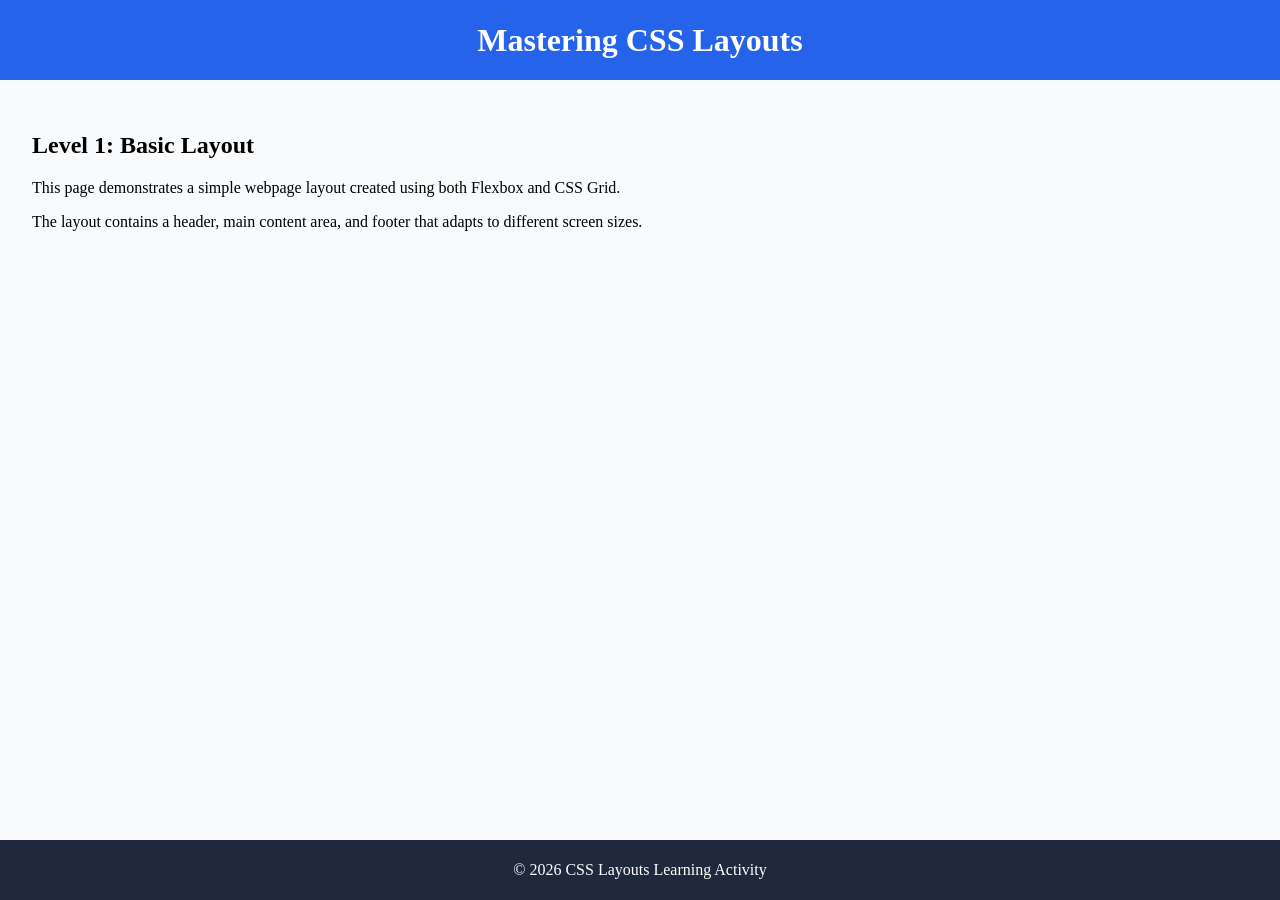
<file: level-1-basic/index.html>
<!DOCTYPE html>
<html lang="en">
<head>
  <meta charset="UTF-8">
  <meta name="viewport" content="width=device-width, initial-scale=1.0">

  <title>Level 1 - Flexbox vs Grid</title>

  <!--
    Choose ONE stylesheet:
    - Flexbox: css/flexbox-style.css
    - Grid: css/grid-style.css
  -->

  <!-- Flexbox version -->
  <!-- <link rel="stylesheet" href="css/flexbox-style.css"> -->

  <!-- Grid version -->
  <link rel="stylesheet" href="css/grid-style.css">
</head>

<body>

  <header class="site-header">
    <h1>Mastering CSS Layouts</h1>

  </header>

  <main class="main-content">
    <section>
      <h2>Level 1: Basic Layout</h2>

      <p>
        This page demonstrates a simple webpage layout
        created using both Flexbox and CSS Grid.
      </p>

      <p>
        The layout contains a header, main content area,
        and footer that adapts to different screen sizes.
      </p>
    </section>
  </main>

  <footer class="site-footer">
    <p>&copy; 2026 CSS Layouts Learning Activity</p>
  </footer>

</body>
</html>
</file>
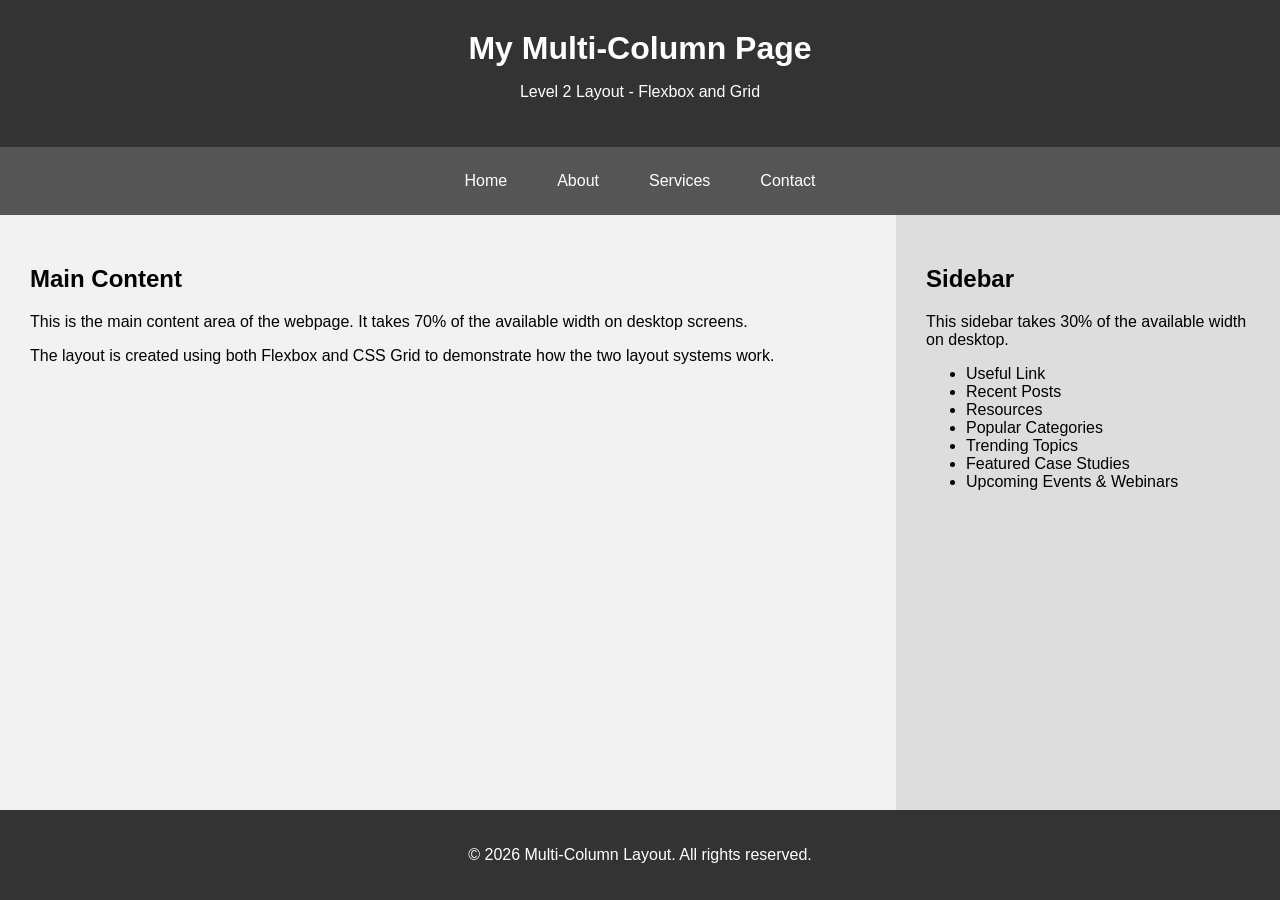
<file: level-2-multi-column/index.html>
<!doctype html>
<html lang="en">
  <head>
    <meta charset="UTF-8" />
    <meta name="viewport" content="width=device-width, initial-scale=1.0" />

    <title>Level 2 - Multi-Column Layout</title>

    <!-- Flexbox version -->
    <link rel="stylesheet" href="css/flexbox-style.css" />
    <!-- Grid -->
    <!-- <link rel="stylesheet" href="css/grid-style.css"> -->

    <!--
    To test Grid, comment out the Flexbox link above
    and uncomment the Grid link below.

    <link rel="stylesheet" href="css/grid-style.css">
    -->
  </head>

  <body>
    <header class="header">
      <h1>My Multi-Column Page</h1>
      <p>Level 2 Layout - Flexbox and Grid</p>
    </header>

    <nav class="navigation">
      <a href="#">Home</a>
      <a href="#">About</a>
      <a href="#">Services</a>
      <a href="#">Contact</a>
    </nav>

    <main class="main-container">
      <section class="main-content">
        <h2>Main Content</h2>

        <p>
          This is the main content area of the webpage. It takes 70% of the
          available width on desktop screens.
        </p>

        <p>
          The layout is created using both Flexbox and CSS Grid to demonstrate
          how the two layout systems work.
        </p>
      </section>

      <aside class="sidebar">
        <h2>Sidebar</h2>

        <p>This sidebar takes 30% of the available width on desktop.</p>

        <ul>
          <li>Useful Link</li>
          <li>Recent Posts</li>
          <li>Resources</li>
          <li>Popular Categories</li>
          <li>Trending Topics</li>
          <li>Featured Case Studies</li>
          <li>Upcoming Events & Webinars</li>
        </ul>
      </aside>
    </main>

    <footer class="footer">
      <p>&copy; 2026 Multi-Column Layout. All rights reserved.</p>
    </footer>
  </body>
</html>
</file>
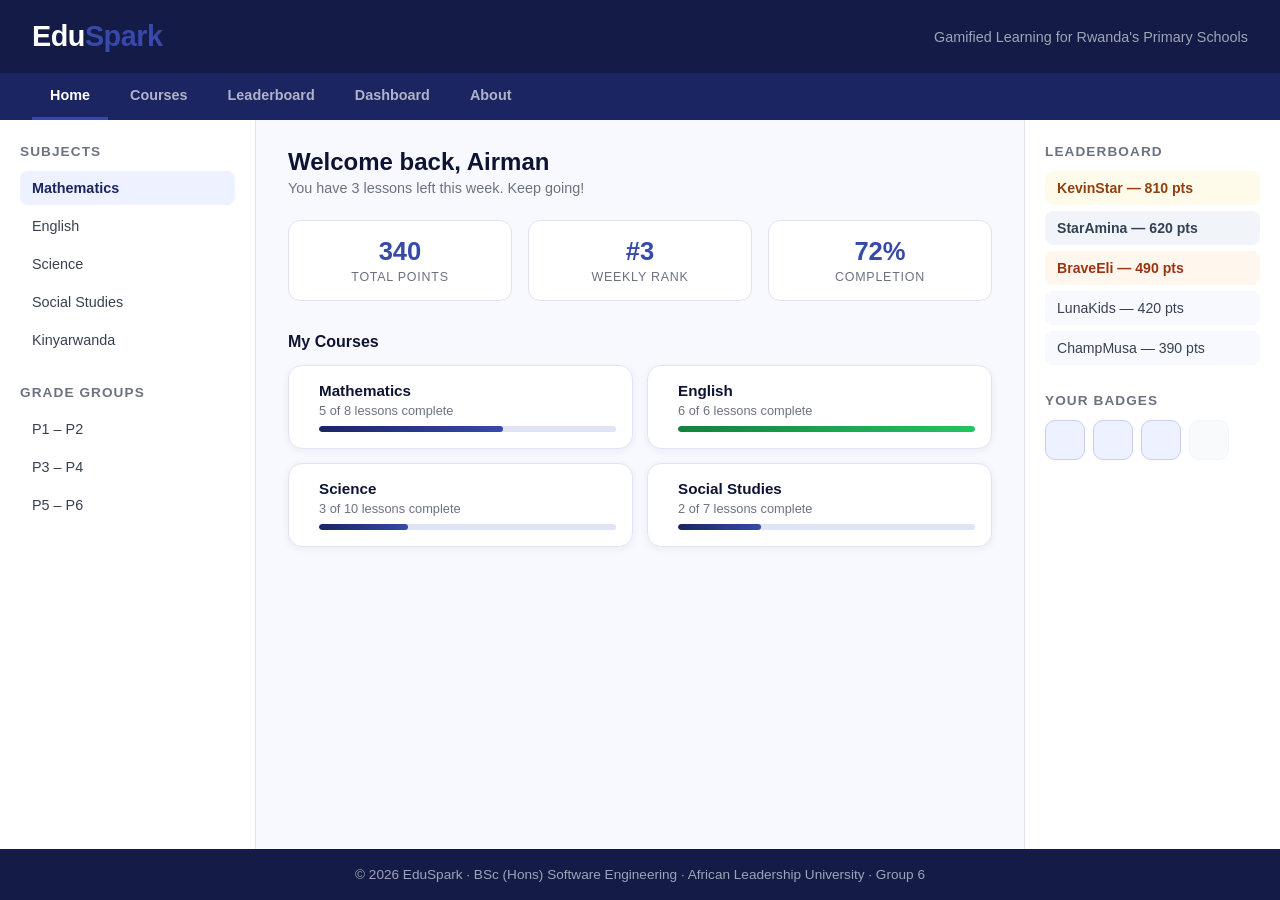
<file: level-3-complex/index.html>
<!DOCTYPE html>
<html lang="en">
<head>
  <meta charset="UTF-8" />
  <meta name="viewport" content="width=device-width, initial-scale=1.0" />
  <title>Level 3 – Complex Layout</title>

  <!--
    To test the Flexbox version:  link href="css/flexbox-style.css"
    To test the Grid version:     link href="css/grid-style.css"
    The HTML structure is identical for both.
  -->
  <link rel="stylesheet" href="css/flexbox-style.css" /> 
<!--   <link rel="stylesheet" href="css/grid-style.css" />  
 --></head>
<body>

  <div class="page-wrapper">

    <!-- ======= HEADER ======= -->
    <header class="site-header">
      <div class="header-inner">
        <div class="logo">
          <span class="logo-edu">Edu</span><span class="logo-spark">Spark</span>
        </div>
        <p class="header-tagline">Gamified Learning for Rwanda's Primary Schools</p>
      </div>
    </header>

    <!-- ======= NAVIGATION ======= -->
    <nav class="site-nav" aria-label="Main navigation">
      <ul class="nav-list">
        <li><a href="#" class="nav-link active">Home</a></li>
        <li><a href="#" class="nav-link">Courses</a></li>
        <li><a href="#" class="nav-link">Leaderboard</a></li>
        <li><a href="#" class="nav-link">Dashboard</a></li>
        <li><a href="#" class="nav-link">About</a></li>
      </ul>
    </nav>

    <!-- ======= CONTENT WRAPPER (Left Sidebar + Main + Right Sidebar) ======= -->
    <div class="content-wrapper">

      <!-- LEFT SIDEBAR -->
      <aside class="sidebar sidebar-left" aria-label="Subject navigation">
        <h2 class="sidebar-title">Subjects</h2>
        <ul class="sidebar-list">
          <li class="sidebar-item active">Mathematics</li>
          <li class="sidebar-item">English</li>
          <li class="sidebar-item">Science</li>
          <li class="sidebar-item">Social Studies</li>
          <li class="sidebar-item">Kinyarwanda</li>
        </ul>

        <h2 class="sidebar-title" style="margin-top: 28px;">Grade Groups</h2>
        <ul class="sidebar-list">
          <li class="sidebar-item">P1 – P2</li>
          <li class="sidebar-item">P3 – P4</li>
          <li class="sidebar-item">P5 – P6</li>
        </ul>
      </aside>

      <!-- MAIN CONTENT -->
      <main class="main-content" aria-label="Main content">
        <h1 class="main-title">Welcome back, Airman</h1>
        <p class="main-subtitle">You have 3 lessons left this week. Keep going!</p>

        <!-- Stats row -->
        <div class="stats-row">
          <div class="stat-card">
            <span class="stat-value">340</span>
            <span class="stat-label">Total Points</span>
          </div>
          <div class="stat-card">
            <span class="stat-value">#3</span>
            <span class="stat-label">Weekly Rank</span>
          </div>
          <div class="stat-card">
            <span class="stat-value">72%</span>
            <span class="stat-label">Completion</span>
          </div>
        </div>

        <!-- Course cards -->
        <h2 class="section-heading">My Courses</h2>
        <div class="card-grid">

          <article class="course-card">
            <div class="card-icon"></div>
            <div class="card-body">
              <h3 class="card-title">Mathematics</h3>
              <p class="card-meta">5 of 8 lessons complete</p>
              <div class="progress-bar">
                <div class="progress-fill" style="width: 62%;"></div>
              </div>
            </div>
          </article>

          <article class="course-card">
            <div class="card-icon"></div>
            <div class="card-body">
              <h3 class="card-title">English</h3>
              <p class="card-meta">6 of 6 lessons complete</p>
              <div class="progress-bar">
                <div class="progress-fill done" style="width: 100%;"></div>
              </div>
            </div>
          </article>

          <article class="course-card">
            <div class="card-icon"></div>
            <div class="card-body">
              <h3 class="card-title">Science</h3>
              <p class="card-meta">3 of 10 lessons complete</p>
              <div class="progress-bar">
                <div class="progress-fill" style="width: 30%;"></div>
              </div>
            </div>
          </article>

          <article class="course-card">
            <div class="card-icon"></div>
            <div class="card-body">
              <h3 class="card-title">Social Studies</h3>
              <p class="card-meta">2 of 7 lessons complete</p>
              <div class="progress-bar">
                <div class="progress-fill" style="width: 28%;"></div>
              </div>
            </div>
          </article>

        </div>
      </main>

      <!-- RIGHT SIDEBAR -->
      <aside class="sidebar sidebar-right" aria-label="Leaderboard and achievements">
        <h2 class="sidebar-title">Leaderboard</h2>
        <ol class="leaderboard-list">
          <li class="leaderboard-item gold">KevinStar — 810 pts</li>
          <li class="leaderboard-item silver">StarAmina — 620 pts</li>
          <li class="leaderboard-item bronze">BraveEli — 490 pts</li>
          <li class="leaderboard-item">LunaKids — 420 pts</li>
          <li class="leaderboard-item">ChampMusa — 390 pts</li>
        </ol>

        <h2 class="sidebar-title" style="margin-top: 28px;">Your Badges</h2>
        <div class="badge-grid">
          <div class="badge" title="First Lesson"></div>
          <div class="badge" title="Quiz Master"></div>
          <div class="badge" title="7-Day Streak"></div>
          <div class="badge locked" title="Locked"></div>
        </div>
      </aside>

    </div><!-- end .content-wrapper -->

    <!-- ======= FOOTER ======= -->
    <footer class="site-footer">
      <p class="footer-text">
        © 2026 EduSpark · BSc (Hons) Software Engineering · African Leadership University · Group 6
      </p>
    </footer>

  </div><!-- end .page-wrapper -->

</body>
</html>
</file>
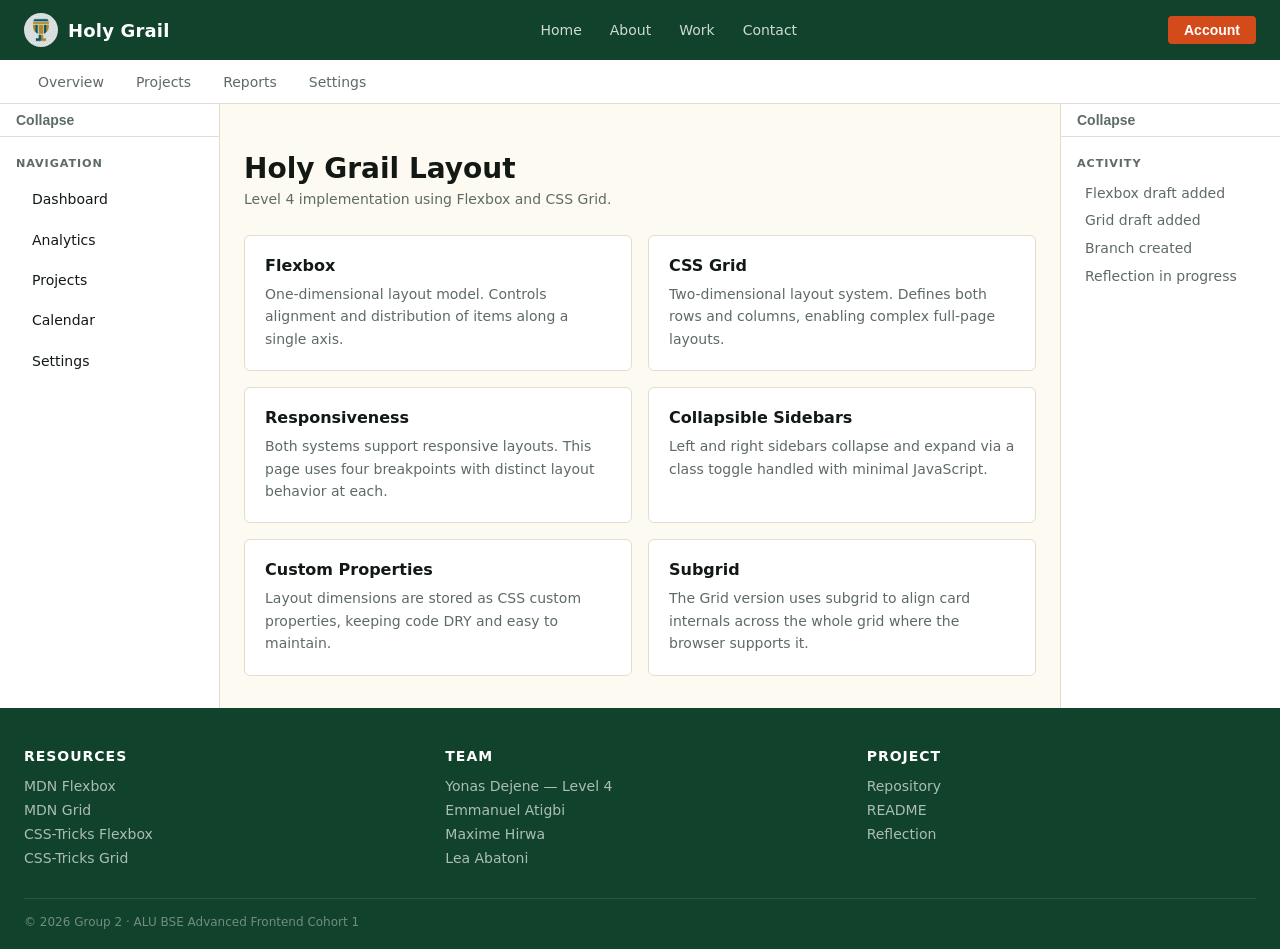
<file: level-4-holy-grail/index.html>
<!DOCTYPE html>
<html lang="en">
<head>
  <meta charset="UTF-8">
  <meta name="viewport" content="width=device-width, initial-scale=1.0">
  <title>Level 4 – Holy Grail Layout</title>
  <!-- Uncomment one at a time to switch implementations: -->
    <link rel="stylesheet" href="css/flexbox-style.css">
    <!-- <link rel="stylesheet" href="css/grid-style.css"> -->
  
</head>
<body>

  <!-- HEADER: fixed, contains logo and user menu -->
  <header class="site-header">
    <div class="header-brand">
      <img src="assets/logo.jpg" alt="Site logo" class="logo">
      <span class="brand-name">Holy Grail</span>
    </div>

    <nav class="header-nav" aria-label="Primary">
      <a href="#" class="nav-link">Home</a>
      <a href="#" class="nav-link">About</a>
      <a href="#" class="nav-link">Work</a>
      <a href="#" class="nav-link">Contact</a>
    </nav>

    <div class="user-menu">
      <button class="btn-user" aria-label="User account">Account</button>
    </div>
  </header>

  <!-- NAVIGATION: horizontal menu below header -->
  <nav class="site-nav" aria-label="Section">
    <a href="#" class="site-nav__link">Overview</a>
    <a href="#" class="site-nav__link">Projects</a>
    <a href="#" class="site-nav__link">Reports</a>
    <a href="#" class="site-nav__link">Settings</a>
  </nav>

  <!-- PAGE BODY: left sidebar + main + right sidebar -->
  <div class="page-body">

    <!-- LEFT SIDEBAR -->
    <aside class="sidebar sidebar--left" id="sidebar-left" aria-label="Left sidebar">
      <button
        class="sidebar__toggle"
        id="toggle-left"
        aria-expanded="true"
        aria-controls="sidebar-left">
        Collapse
      </button>
      <div class="sidebar__content">
        <p class="sidebar__heading">Navigation</p>
        <ul class="sidebar__list">
          <li><a href="#">Dashboard</a></li>
          <li><a href="#">Analytics</a></li>
          <li><a href="#">Projects</a></li>
          <li><a href="#">Calendar</a></li>
          <li><a href="#">Settings</a></li>
        </ul>
      </div>
    </aside>

    <!-- MAIN CONTENT: card grid -->
    <main class="main-content" id="main" aria-label="Main content">
      <h1 class="main-content__title">Holy Grail Layout</h1>
      <p class="main-content__description">
        Level 4 implementation using Flexbox and CSS Grid.
      </p>

      <!-- Card grid — reflowing based on available space -->
      <section class="card-grid" aria-label="Content cards">

        <article class="card">
          <h2 class="card__title">Flexbox</h2>
          <p class="card__body">
            One-dimensional layout model. Controls alignment and
            distribution of items along a single axis.
          </p>
        </article>

        <article class="card">
          <h2 class="card__title">CSS Grid</h2>
          <p class="card__body">
            Two-dimensional layout system. Defines both rows and columns,
            enabling complex full-page layouts.
          </p>
        </article>

        <article class="card">
          <h2 class="card__title">Responsiveness</h2>
          <p class="card__body">
            Both systems support responsive layouts. This page uses four
            breakpoints with distinct layout behavior at each.
          </p>
        </article>

        <article class="card">
          <h2 class="card__title">Collapsible Sidebars</h2>
          <p class="card__body">
            Left and right sidebars collapse and expand via a class
            toggle handled with minimal JavaScript.
          </p>
        </article>

        <article class="card">
          <h2 class="card__title">Custom Properties</h2>
          <p class="card__body">
            Layout dimensions are stored as CSS custom properties,
            keeping code DRY and easy to maintain.
          </p>
        </article>

        <article class="card">
          <h2 class="card__title">Subgrid</h2>
          <p class="card__body">
            The Grid version uses subgrid to align card internals
            across the whole grid where the browser supports it.
          </p>
        </article>

      </section>
    </main>

    <!-- RIGHT SIDEBAR -->
    <aside class="sidebar sidebar--right" id="sidebar-right" aria-label="Right sidebar">
      <button
        class="sidebar__toggle"
        id="toggle-right"
        aria-expanded="true"
        aria-controls="sidebar-right">
        Collapse
      </button>
      <div class="sidebar__content">
        <p class="sidebar__heading">Activity</p>
        <ul class="sidebar__list">
          <li>Flexbox draft added</li>
          <li>Grid draft added</li>
          <li>Branch created</li>
          <li>Reflection in progress</li>
        </ul>
      </div>
    </aside>

  </div><!-- /.page-body -->

  <!-- FOOTER: 3-column grid of links -->
  <footer class="site-footer">
    <div class="footer__grid">

      <div class="footer__col">
        <h3 class="footer__heading">Resources</h3>
        <ul class="footer__links">
          <li><a href="https://developer.mozilla.org/en-US/docs/Web/CSS/CSS_flexible_box_layout">MDN Flexbox</a></li>
          <li><a href="https://developer.mozilla.org/en-US/docs/Web/CSS/CSS_grid_layout">MDN Grid</a></li>
          <li><a href="https://css-tricks.com/snippets/css/a-guide-to-flexbox/">CSS-Tricks Flexbox</a></li>
          <li><a href="https://css-tricks.com/snippets/css/complete-guide-grid/">CSS-Tricks Grid</a></li>
        </ul>
      </div>

      <div class="footer__col">
        <h3 class="footer__heading">Team</h3>
        <ul class="footer__links">
          <li>Yonas Dejene — Level 4</li>
          <li>Emmanuel Atigbi</li>
          <li>Maxime Hirwa</li>
          <li>Lea Abatoni</li>
        </ul>
      </div>

      <div class="footer__col">
        <h3 class="footer__heading">Project</h3>
        <ul class="footer__links">
          <li><a href="https://github.com/ydejene/Week-5-flexbox-grid-adv-frontend">Repository</a></li>
          <li><a href="../README.md">README</a></li>
          <li><a href="docs/reflection.md">Reflection</a></li>
        </ul>
      </div>

    </div>
    <p class="footer__copy">&copy; 2026 Group 2 &middot; ALU BSE Advanced Frontend Cohort 1 </p>
  </footer>

  <!-- Sidebar toggle — minimal JS, only class manipulation -->
  <script src="js/toggle.js"></script>

</body>
</html>
</file>
<file: level-1-basic/css/flexbox-style.css>
/* Basic page reset */
* {
  box-sizing: border-box;
}

html,
body {
  margin: 0;
  min-height: 100%;
}

body {
  min-height: 100vh;
  display: flex;
  flex-direction: column;
}

/* Header */
header {
  height: 80px;
  background-color: #2563eb;
  color: white;
  display: flex;
  align-items: center;
  justify-content: center;
}

header h1 {
  margin: 0;
  padding: 0 1rem;
  text-align: center;
  font-size: clamp(1.25rem, 6vw, 2rem);
}

/* Main content */
main {
  flex-grow: 1;
  padding: 2rem;
  background-color: #f8fafc;
}

/* Footer */
footer {
  height: 60px;
  background-color: #1e293b;
  color: white;
  display: flex;
  align-items: center;
  justify-content: center;
}

footer p {
  margin: 0;
  padding: 0 1rem;
  text-align: center;
  font-size: clamp(0.75rem, 3.5vw, 1rem);
}

/* Mobile */
@media (max-width: 600px) {
  header {
    height: 60px;
  }

  main {
    padding: 1rem;
  }

  footer {
    height: 50px;
  }
}
</file>
<file: level-1-basic/css/grid-style.css>
/* Basic page reset */
* {
  box-sizing: border-box;
}

html,
body {
  margin: 0;
  min-height: 100%;
}

body {
  min-height: 100vh;
  display: grid;
  grid-template-rows: 80px 1fr 60px;
}

/* Header */
header {
  background-color: #2563eb;
  color: white;
  display: flex;
  align-items: center;
  justify-content: center;
}

header h1 {
  margin: 0;
  padding: 0 1rem;
  text-align: center;
  font-size: clamp(1.25rem, 6vw, 2rem);
}

/* Main content */
main {
  padding: 2rem;
  background-color: #f8fafc;
}

/* Footer */
footer {
  background-color: #1e293b;
  color: white;
  display: flex;
  align-items: center;
  justify-content: center;
}

footer p {
  margin: 0;
  padding: 0 1rem;
  text-align: center;
  font-size: clamp(0.75rem, 3.5vw, 1rem);
}

/* Mobile */
@media (max-width: 600px) {
  body {
    grid-template-rows: 60px 1fr 50px;
  }

  main {
    padding: 1rem;
  }
}
</file>
<file: level-2-multi-column/css/flexbox-style.css>
/* =========================
   Flexbox Multi-Column Layout
   ========================= */

* {
  box-sizing: border-box;
}

body {
  margin: 0;
  font-family: Arial, sans-serif;
  background-color: #f2f2f2;
  display: flex;
  flex-direction: column;
  min-height: 100vh;
}

/* =========================
   Header
   ========================= */

.header {
  width: 100%;
  padding: 30px;
  text-align: center;
  background: #333;
  color: white;
}

.header h1 {
  margin: 0 0 10px;
}

/* =========================
   Navigation
   ========================= */

.navigation {
  display: flex;
  flex-wrap: wrap;
  justify-content: center;
  gap: 20px;
  padding: 15px;
  background: #555;
}

.navigation a {
  color: white;
  text-decoration: none;
  padding: 10px 15px;
}

/* =========================
   Main Content Container
   ========================= */

.main-container {
  display: flex;
  flex-wrap: wrap;
  width: 100%;
  flex-grow: 1;
  padding-bottom: 60px; 
}

/* Main content - 70% */

.main-content {
  flex-basis: 70%;
  padding: 30px;
  background: #f2f2f2;
}

/* Sidebar - 30% */

.sidebar {
  flex-basis: 30%;
  padding: 30px;
  background: #ddd;
}

/* =========================
   Footer
   ========================= */

.footer {
  position: fixed;
  bottom: 0;
  width: 100%;
  padding: 20px;
  text-align: center;
  background: #333;
  color: white;
}

/* =========================
   Tablet / Mobile Layout
   ========================= */

@media (max-width: 768px) {
  .main-container {
    flex-direction: column;
  }

  .main-content,
  .sidebar {
    flex-basis: 100%;
    width: 100%;
  }

  .navigation {
    flex-direction: column;
    align-items: center;
    gap: 5px;
  }
}

/* =========================
   Small Phone Layout
   ========================= */

@media (max-width: 480px) {
  .header {
    padding: 20px;
  }

  .header h1 {
    font-size: 24px;
  }

  .main-content,
  .sidebar {
    padding: 20px;
  }

  .navigation a {
    padding: 8px 10px;
  }
}
</file>
<file: level-2-multi-column/css/grid-style.css>
/* =========================
   CSS Grid Multi-Column Layout
   ========================= */

* {
    box-sizing: border-box;
}

body {
    margin: 0;
    font-family: Arial, sans-serif;
    background-color: #f2f2f2;
    display: grid;
    grid-template-rows: auto auto 1fr; 
    min-height: 100vh;
}

/* =========================
   Header
   ========================= */

.header {
    width: 100%;
    padding: 30px;
    text-align: center;
    background: #333;
    color: white;
}

.header h1 {
    margin: 0 0 10px;
}

/* =========================
   Navigation
   ========================= */

.navigation {
    display: flex;
    flex-wrap: wrap;
    justify-content: center;
    gap: 20px;
    padding: 15px;
    background: #555;
}

.navigation a {
    color: white;
    text-decoration: none;
    padding: 10px 15px;
}

/* =========================
   Main Grid Container
   ========================= */

.main-container {
    display: grid;
    grid-template-columns: 7fr 3fr;
    width: 100%;
    padding-bottom: 60px; 
}

/* =========================
   Main Content
   ========================= */

.main-content {
    padding: 30px;
    background: #f2f2f2;
}

/* =========================
   Sidebar
   ========================= */

.sidebar {
    padding: 30px;
    background: #ddd;
}

/* =========================
   Footer
   ========================= */

.footer {
    position: fixed;
    bottom: 0;
    width: 100%;
    padding: 20px;
    text-align: center;
    background: #333;
    color: white;
}

/* =========================
   Tablet / Mobile Layout
   ========================= */

@media (max-width: 768px) {

    .main-container {
        grid-template-columns: 1fr;
    }

    .navigation {
        flex-direction: column;
        align-items: center;
        gap: 5px;
    }

    .main-content,
    .sidebar {
        width: 100%;
    }
}

/* =========================
   Small Phone Layout
   ========================= */

@media (max-width: 480px) {

    .header {
        padding: 20px;
    }

    .header h1 {
        font-size: 24px;
    }

    .main-content,
    .sidebar {
        padding: 20px;
    }

    .navigation a {
        padding: 8px 10px;
    }
}
</file>
<file: level-3-complex/css/flexbox-style.css>
/* /* /* /* /* /* ============================================================
   LEVEL 3 – COMPLEX LAYOUT: FLEXBOX IMPLEMENTATION
   Author : Atigbi Emmanuel Ayomikun
   Course : Advanced Frontend – BSc Software Engineering, ALU
   Desc   : Three-column complex layout built entirely with Flexbox.
            The page-wrapper uses flex-direction: column to stack
            header, nav, content row, and footer vertically.
            The content-wrapper uses flex-direction: row to place
            the two sidebars (20% each) beside the main content (60%).
   ============================================================ */


/* ── 1. RESET & BASE ───────────────────────────────────────── */
*,
*::before,
*::after {
  box-sizing: border-box;
  margin: 0;
  padding: 0;
}

body {
  font-family: 'Segoe UI', Tahoma, Geneva, Verdana, sans-serif;
  font-size: 16px;
  background-color: #f4f6ff;
  color: #0d1333;
}

a {
  text-decoration: none;
  color: inherit;
}

ul, ol {
  list-style: none;
}


/* ── 2. PAGE WRAPPER ───────────────────────────────────────── */
/*
   The outer container is a flex column.
   This stacks: header → nav → content-wrapper → footer
   min-height: 100vh ensures the footer always sits at the bottom
   even when content is short.
*/
.page-wrapper {
  display: flex;
  flex-direction: column;
  min-height: 100vh;
}


/* ── 3. HEADER ─────────────────────────────────────────────── */
.site-header {
  width: 100%;
  background-color: #131b46;
  color: #ffffff;
  padding: 20px 32px;
  flex-shrink: 0; /* prevents header from shrinking */
}

.header-inner {
  display: flex;
  align-items: center;
  justify-content: space-between;
  flex-wrap: wrap;
  gap: 8px;
}

.logo {
  font-size: 1.8rem;
  font-weight: 900;
  letter-spacing: -0.5px;
}

.logo-edu   { color: #ffffff; }
.logo-spark { color: #3749a9; }

.header-tagline {
  font-size: 0.9rem;
  color: rgba(255, 255, 255, 0.6);
}


/* ── 4. NAVIGATION ─────────────────────────────────────────── */
.site-nav {
  width: 100%;
  background-color: #1b2561;
  padding: 0 32px;
  flex-shrink: 0;
}

/*
   The nav list is itself a flex row — this is a classic Flexbox
   use case: laying out nav items horizontally with even spacing.
*/
.nav-list {
  display: flex;
  flex-direction: row;
  gap: 4px;
}

.nav-link {
  display: block;
  padding: 14px 18px;
  color: rgba(255, 255, 255, 0.65);
  font-size: 0.9rem;
  font-weight: 600;
  border-bottom: 3px solid transparent;
  transition: color 0.2s, border-color 0.2s;
}

.nav-link:hover,
.nav-link.active {
  color: #ffffff;
  border-bottom-color: #3749a9;
}


/* ── 5. CONTENT WRAPPER (the three-column row) ─────────────── */
/*
   This is the key Flexbox row.
   flex: 1 makes it grow to fill remaining vertical space so the
   footer stays at the bottom.
   The three children (left sidebar, main, right sidebar) are placed
   side by side as flex items.
*/
.content-wrapper {
  display: flex;
  flex-direction: row;
  flex: 1; /* grow to fill remaining page height */
  min-height: 0; /* fix for flex children overflow in some browsers */
}


/* ── 6. SIDEBARS ───────────────────────────────────────────── */
/*
   flex: 0 0 20% means:
     flex-grow: 0   → don't grow
     flex-shrink: 0 → don't shrink
     flex-basis: 20% → always take exactly 20% of the row width
*/
.sidebar {
  flex: 0 0 20%;
  padding: 24px 20px;
  background-color: #ffffff;
  border-right: 1px solid #e0e5f5;
  overflow-y: auto;
}

.sidebar-right {
  border-right: none;
  border-left: 1px solid #e0e5f5;
}

.sidebar-title {
  font-size: 0.85rem;
  font-weight: 700;
  text-transform: uppercase;
  letter-spacing: 0.08em;
  color: #6b7280;
  margin-bottom: 12px;
}

.sidebar-list {
  display: flex;
  flex-direction: column;
  gap: 4px;
}

.sidebar-item {
  padding: 9px 12px;
  border-radius: 8px;
  font-size: 0.9rem;
  color: #374151;
  cursor: pointer;
  transition: background 0.15s;
}

.sidebar-item:hover,
.sidebar-item.active {
  background-color: #eef1ff;
  color: #1b2561;
  font-weight: 600;
}


/* ── 7. MAIN CONTENT ───────────────────────────────────────── */
/*
   flex: 1 here means flex-grow: 1 — the main content takes
   all the space left after the two 20% sidebars.
   This is equivalent to flex: 0 0 60% but more robust.
*/
.main-content {
  flex: 1;
  padding: 28px 32px;
  background-color: #f8f9ff;
  overflow-y: auto;
}

.main-title {
  font-size: 1.5rem;
  font-weight: 800;
  color: #0d1333;
  margin-bottom: 4px;
}

.main-subtitle {
  font-size: 0.9rem;
  color: #6b7280;
  margin-bottom: 24px;
}

/* Stats row — another flex row inside the main content */
.stats-row {
  display: flex;
  flex-direction: row;
  gap: 16px;
  margin-bottom: 32px;
}

.stat-card {
  display: flex;
  flex-direction: column;
  align-items: center;
  justify-content: center;
  flex: 1;
  padding: 16px;
  background-color: #ffffff;
  border: 1px solid #e0e5f5;
  border-radius: 12px;
  gap: 4px;
}

.stat-value {
  font-size: 1.6rem;
  font-weight: 900;
  color: #3749a9;
}

.stat-label {
  font-size: 0.78rem;
  color: #6b7280;
  text-transform: uppercase;
  letter-spacing: 0.06em;
}

.section-heading {
  font-size: 1rem;
  font-weight: 700;
  color: #0d1333;
  margin-bottom: 14px;
}

/* Course cards — flex row that wraps */
.card-grid {
  display: flex;
  flex-direction: row;
  flex-wrap: wrap;
  gap: 14px;
}

.course-card {
  display: flex;
  flex-direction: row;
  align-items: center;
  gap: 14px;
  flex: 1 1 calc(50% - 14px); /* two cards per row */
  min-width: 200px;
  padding: 16px;
  background-color: #ffffff;
  border: 1px solid #e0e5f5;
  border-radius: 14px;
  box-shadow: 0 2px 8px rgba(19, 27, 70, 0.06);
}

.card-icon {
  font-size: 1.8rem;
  flex-shrink: 0;
}

.card-body {
  flex: 1;
  display: flex;
  flex-direction: column;
  gap: 4px;
}

.card-title {
  font-size: 0.95rem;
  font-weight: 700;
  color: #0d1333;
}

.card-meta {
  font-size: 0.8rem;
  color: #6b7280;
}

.progress-bar {
  width: 100%;
  height: 6px;
  background-color: #e0e5f5;
  border-radius: 4px;
  overflow: hidden;
  margin-top: 4px;
}

.progress-fill {
  height: 100%;
  background: linear-gradient(90deg, #1b2561, #3749a9);
  border-radius: 4px;
  transition: width 0.3s ease;
}

.progress-fill.done {
  background: linear-gradient(90deg, #15803d, #22c55e);
}


/* ── 8. LEADERBOARD & BADGES (right sidebar content) ────────── */
.leaderboard-list {
  display: flex;
  flex-direction: column;
  gap: 6px;
  counter-reset: rank;
}

.leaderboard-item {
  padding: 9px 12px;
  border-radius: 8px;
  font-size: 0.88rem;
  background-color: #f8f9ff;
  color: #374151;
  font-weight: 500;
}

.leaderboard-item.gold   { background-color: #fffbeb; color: #92400e; font-weight: 700; }
.leaderboard-item.silver { background-color: #f1f5f9; color: #334155; font-weight: 700; }
.leaderboard-item.bronze { background-color: #fff7ed; color: #9a3412; font-weight: 700; }

/* Badge grid — a small flex row inside the sidebar */
.badge-grid {
  display: flex;
  flex-direction: row;
  gap: 8px;
  flex-wrap: wrap;
}

.badge {
  width: 40px;
  height: 40px;
  border-radius: 10px;
  background-color: #eef1ff;
  border: 1px solid #c7ceef;
  display: flex;
  align-items: center;
  justify-content: center;
  font-size: 1.2rem;
  cursor: default;
}

.badge.locked {
  background-color: #f1f5f9;
  border-color: #e2e8f0;
  opacity: 0.4;
}


/* ── 9. FOOTER ─────────────────────────────────────────────── */
.site-footer {
  width: 100%;
  background-color: #131b46;
  color: rgba(255, 255, 255, 0.6);
  padding: 18px 32px;
  text-align: center;
  flex-shrink: 0;
}

.footer-text {
  font-size: 0.85rem;
}


/* ── 10. RESPONSIVE DESIGN ─────────────────────────────────── */

/*
   TABLET (max-width: 768px)
   The spec says: sidebars become equal-width columns BELOW the main content.
   Steps:
     1. Allow content-wrapper to wrap (flex-wrap: wrap)
     2. Give main-content full width and bump it to the top with order: -1
     3. Each sidebar becomes 50% width to sit side by side below main
*/
@media (max-width: 768px) {
  .content-wrapper {
    flex-wrap: wrap;
  }

  /* Main content spans full width and appears first */
  .main-content {
    flex: 0 0 100%;
    order: -1;
  }

  /* Each sidebar takes half the width — sit side by side below main */
  .sidebar {
    flex: 0 0 50%;
    border-right: none;
    border-top: 1px solid #e0e5f5;
  }

  .sidebar-right {
    border-left: 1px solid #e0e5f5;
  }

  /* Course cards: one per row on tablet */
  .course-card {
    flex: 1 1 100%;
  }

  /* Stats row: wrap on tablet */
  .stats-row {
    flex-wrap: wrap;
  }

  .stat-card {
    flex: 1 1 calc(33% - 16px);
    min-width: 100px;
  }
}

/*
   MOBILE (max-width: 480px)
   Everything stacks vertically — sidebars, main, nav links.
*/
@media (max-width: 480px) {
  .content-wrapper {
    flex-direction: column;
  }

  .sidebar,
  .main-content {
    flex: 0 0 100%;
    width: 100%;
    border: none;
    border-top: 1px solid #e0e5f5;
  }

  /* Nav links stack vertically on mobile */
  .nav-list {
    flex-direction: column;
    gap: 0;
  }

  .nav-link {
    border-bottom: 1px solid rgba(255, 255, 255, 0.1);
    border-left: 3px solid transparent;
    padding: 12px 16px;
  }

  .nav-link.active,
  .nav-link:hover {
    border-bottom: 1px solid rgba(255, 255, 255, 0.1);
    border-left-color: #3749a9;
  }

  .main-content {
    padding: 20px 16px;
  }

  .stats-row {
    flex-direction: column;
  }

  .header-inner {
    flex-direction: column;
    align-items: flex-start;
  }
}
</file>
<file: level-3-complex/css/grid-style.css>
/* ============================================================
   LEVEL 3 – COMPLEX LAYOUT: CSS GRID IMPLEMENTATION
   Author : Atigbi Emmanuel Ayomikun
   Course : Advanced Frontend – BSc Software Engineering, ALU
   Desc   : The identical three-column layout rebuilt using CSS Grid.
            The page-wrapper becomes a grid with named template areas,
            giving each section (header, nav, sidebars, main, footer)
            an explicit placement. Compare with flexbox-style.css to
            see how differently the two techniques approach the same result.
   ============================================================ */


/* ── 1. RESET & BASE (identical to Flexbox version) ─────────── */
*,
*::before,
*::after {
  box-sizing: border-box;
  margin: 0;
  padding: 0;
}

body {
  font-family: 'Segoe UI', Tahoma, Geneva, Verdana, sans-serif;
  font-size: 16px;
  background-color: #f4f6ff;
  color: #0d1333;
}

a {
  text-decoration: none;
  color: inherit;
}

ul, ol {
  list-style: none;
}


/* ── 2. PAGE WRAPPER — THE MAIN GRID ───────────────────────── */
/*
   This is where Grid shines over Flexbox for page-level layout.
   Instead of nesting containers, ONE grid declaration on the
   wrapper controls the entire page structure.

   grid-template-columns: 20% 1fr 20%
     → left sidebar | main content | right sidebar
     → 1fr means "take all remaining space" (equivalent to 60%)

   grid-template-rows: auto auto 1fr auto
     → header(auto height) | nav(auto) | content row(fills page) | footer(auto)

   grid-template-areas: uses named zones — much more readable
   than remembering column/row numbers.
*/
.page-wrapper {
  display: grid;
  grid-template-rows: auto auto 1fr auto;
  min-height: 100vh;
}


/* ── 3. CONTENT WRAPPER — THE THREE-COLUMN GRID ────────────── */
/*
   This is where the main Grid layout happens.
   grid-template-columns splits the row into:
     left sidebar (20%) | main content (1fr = 60%) | right sidebar (20%)
   grid-template-areas gives each child a named slot.
*/
.content-wrapper {
  display: grid;
  grid-template-columns: 20% 1fr 20%;
  grid-template-rows: 1fr;
  grid-template-areas: "left  main  right";
  width: 100%;
}
 
/* Each child claims its named area */
.sidebar-left  { grid-area: left; }
.main-content  { grid-area: main; }
.sidebar-right { grid-area: right; }
 


/* ── 4. HEADER ─────────────────────────────────────────────── */
.site-header {
  background-color: #131b46;
  color: #ffffff;
  padding: 20px 32px;
}

.header-inner {
  display: flex; /* flex is still useful for inner alignment */
  align-items: center;
  justify-content: space-between;
  flex-wrap: wrap;
  gap: 8px;
}

.logo {
  font-size: 1.8rem;
  font-weight: 900;
  letter-spacing: -0.5px;
}

.logo-edu   { color: #ffffff; }
.logo-spark { color: #3749a9; }

.header-tagline {
  font-size: 0.9rem;
  color: rgba(255, 255, 255, 0.6);
}


/* ── 5. NAVIGATION ─────────────────────────────────────────── */
.site-nav {
  background-color: #1b2561;
  padding: 0 32px;
}

/* Nav list uses flex internally — still the right tool for a row of links */
.nav-list {
  display: flex;
  flex-direction: row;
  gap: 4px;
}

.nav-link {
  display: block;
  padding: 14px 18px;
  color: rgba(255, 255, 255, 0.65);
  font-size: 0.9rem;
  font-weight: 600;
  border-bottom: 3px solid transparent;
  transition: color 0.2s, border-color 0.2s;
}

.nav-link:hover,
.nav-link.active {
  color: #ffffff;
  border-bottom-color: #3749a9;
}


/* ── 6. SIDEBARS ───────────────────────────────────────────── */
/*
   With Grid, the sidebars don't need flex: 0 0 20%.
   Their width is already defined by grid-template-columns.
   We only need to handle padding and internal styling.
*/
.sidebar {
  padding: 24px 20px;
  background-color: #ffffff;
  border-right: 1px solid #e0e5f5;
  overflow-y: auto;
}

.sidebar-right {
  border-right: none;
  border-left: 1px solid #e0e5f5;
}

.sidebar-title {
  font-size: 0.85rem;
  font-weight: 700;
  text-transform: uppercase;
  letter-spacing: 0.08em;
  color: #6b7280;
  margin-bottom: 12px;
}

.sidebar-list {
  display: flex;
  flex-direction: column;
  gap: 4px;
}

.sidebar-item {
  padding: 9px 12px;
  border-radius: 8px;
  font-size: 0.9rem;
  color: #374151;
  cursor: pointer;
  transition: background 0.15s;
}

.sidebar-item:hover,
.sidebar-item.active {
  background-color: #eef1ff;
  color: #1b2561;
  font-weight: 600;
}


/* ── 7. MAIN CONTENT ───────────────────────────────────────── */
/*
   Because grid-template-columns already gives main its 60%
   (via 1fr after the two 20% columns), we only need padding here.
   No flex tricks needed.
*/
.main-content {
  padding: 28px 32px;
  background-color: #f8f9ff;
  overflow-y: auto;
}

.main-title {
  font-size: 1.5rem;
  font-weight: 800;
  color: #0d1333;
  margin-bottom: 4px;
}

.main-subtitle {
  font-size: 0.9rem;
  color: #6b7280;
  margin-bottom: 24px;
}

/* Stats row — using Grid internally for equal columns */
.stats-row {
  display: grid;
  grid-template-columns: repeat(3, 1fr); /* three equal columns */
  gap: 16px;
  margin-bottom: 32px;
}

.stat-card {
  display: flex;
  flex-direction: column;
  align-items: center;
  justify-content: center;
  padding: 16px;
  background-color: #ffffff;
  border: 1px solid #e0e5f5;
  border-radius: 12px;
  gap: 4px;
}

.stat-value {
  font-size: 1.6rem;
  font-weight: 900;
  color: #3749a9;
}

.stat-label {
  font-size: 0.78rem;
  color: #6b7280;
  text-transform: uppercase;
  letter-spacing: 0.06em;
}

.section-heading {
  font-size: 1rem;
  font-weight: 700;
  color: #0d1333;
  margin-bottom: 14px;
}

/* Course cards — using Grid for the two-column card layout */
.card-grid {
  display: grid;
  grid-template-columns: repeat(2, 1fr); /* two equal columns */
  gap: 14px;
}

.course-card {
  display: flex;
  flex-direction: row;
  align-items: center;
  gap: 14px;
  padding: 16px;
  background-color: #ffffff;
  border: 1px solid #e0e5f5;
  border-radius: 14px;
  box-shadow: 0 2px 8px rgba(19, 27, 70, 0.06);
}

.card-icon {
  font-size: 1.8rem;
  flex-shrink: 0;
}

.card-body {
  flex: 1;
  display: flex;
  flex-direction: column;
  gap: 4px;
}

.card-title {
  font-size: 0.95rem;
  font-weight: 700;
  color: #0d1333;
}

.card-meta {
  font-size: 0.8rem;
  color: #6b7280;
}

.progress-bar {
  width: 100%;
  height: 6px;
  background-color: #e0e5f5;
  border-radius: 4px;
  overflow: hidden;
  margin-top: 4px;
}

.progress-fill {
  height: 100%;
  background: linear-gradient(90deg, #1b2561, #3749a9);
  border-radius: 4px;
}

.progress-fill.done {
  background: linear-gradient(90deg, #15803d, #22c55e);
}


/* ── 8. LEADERBOARD & BADGES (right sidebar content) ────────── */
.leaderboard-list {
  display: flex;
  flex-direction: column;
  gap: 6px;
}

.leaderboard-item {
  padding: 9px 12px;
  border-radius: 8px;
  font-size: 0.88rem;
  background-color: #f8f9ff;
  color: #374151;
  font-weight: 500;
}

.leaderboard-item.gold   { background-color: #fffbeb; color: #92400e; font-weight: 700; }
.leaderboard-item.silver { background-color: #f1f5f9; color: #334155; font-weight: 700; }
.leaderboard-item.bronze { background-color: #fff7ed; color: #9a3412; font-weight: 700; }

.badge-grid {
  display: grid;
  grid-template-columns: repeat(4, 1fr); /* four equal badge slots */
  gap: 8px;
}

.badge {
  aspect-ratio: 1;
  border-radius: 10px;
  background-color: #eef1ff;
  border: 1px solid #c7ceef;
  display: flex;
  align-items: center;
  justify-content: center;
  font-size: 1.2rem;
}

.badge.locked {
  background-color: #f1f5f9;
  border-color: #e2e8f0;
  opacity: 0.4;
}


/* ── 9. FOOTER ─────────────────────────────────────────────── */
.site-footer {
  background-color: #131b46;
  color: rgba(255, 255, 255, 0.6);
  padding: 18px 32px;
  text-align: center;
}

.footer-text {
  font-size: 0.85rem;
}


/* ── 10. RESPONSIVE DESIGN ─────────────────────────────────── */

/*
   TABLET (max-width: 768px)
   The spec says: sidebars go BELOW main as equal columns.
   With Grid this is clean — just redefine grid-template-areas
   and grid-template-columns. No order hacks needed.
*/
@media (max-width: 768px) {
  .content-wrapper {
    grid-template-columns: 1fr 1fr; /* two equal columns */
    grid-template-areas:
      "main  main"
      "left  right";
  }

  /* Stats row drops to one column */
  .stats-row {
    grid-template-columns: repeat(3, 1fr);
  }

  /* Course cards: one per row on tablet */
  .card-grid {
    grid-template-columns: 1fr;
  }

  .sidebar {
    border-right: none;
    border-top: 1px solid #e0e5f5;
  }

  .sidebar-right {
    border-left: 1px solid #e0e5f5;
  }
}

/*
   MOBILE (max-width: 480px)
   Everything stacks into a single column.
   With Grid this is one rule — redefine template-areas as a
   single-column stack. This is where Grid's readability wins.
*/
@media (max-width: 480px) {
  .content-wrapper {
    grid-template-columns: 1fr; /* single column */
    grid-template-areas:
      "main"  
      "left"
      "right";
  }

  /* Nav links stack on mobile */
  .nav-list {
    flex-direction: column;
    gap: 0;
  }

  .nav-link {
    border-bottom: 1px solid rgba(255, 255, 255, 0.1);
    border-left: 3px solid transparent;
    padding: 12px 16px;
  }

  .nav-link.active,
  .nav-link:hover {
    border-bottom: 1px solid rgba(255, 255, 255, 0.1);
    border-left-color: #3749a9;
  }

  /* Stats row: single column on mobile */
  .stats-row {
    grid-template-columns: 1fr;
  }

  .main-content {
    padding: 20px 16px;
  }

  .header-inner {
    flex-direction: column;
    align-items: flex-start;
  }

  .sidebar {
    border: none;
    border-top: 1px solid #e0e5f5;
  }
}
</file>
<file: level-4-holy-grail/css/flexbox-style.css>
:root {
  /* Layout dimensions */
  --header-height: 60px;
  --nav-height: 44px;
  --sidebar-width: 220px;
  --sidebar-transition: width 0.3s ease, opacity 0.25s ease;

  /* Colours used through out the project*/
  --bg-main: #fdfaf2;         
  --surface: #ffffff;         
  --brand-primary: #11422c;   
  --brand-hover: #1b533a;     
  --accent: #d34a1b;          
  --text-main: #121915;       
  --text-muted: #5e6b64;      
  --border: #e2ddd0;          

  /* Typography scale */
  --font-sm: 0.875rem;
  --font-base: 1rem;
  --font-lg: 1.125rem;
}

/* RESET & BASE */
*,
*::before,
*::after {
  box-sizing: border-box;
  margin: 0;
  padding: 0;
}

html {
  font-family: 'Segoe UI', system-ui, sans-serif;
  font-size: var(--font-base);
  color: var(--text-main);
  background-color: var(--bg-main);
  scroll-behavior: smooth;
}

body {
  display: flex;
  flex-direction: column;
  min-height: 100vh;
}

a {
  color: var(--brand-primary);
  text-decoration: none;
}

a:hover {
  color: var(--accent);
}

ul {
  list-style: none;
}

img {
  display: block;
  max-width: 100%;
}

/* HEADER */
.site-header {
  position: fixed;
  top: 0;
  left: 0;
  right: 0;
  z-index: 100;
  height: var(--header-height);
  background-color: var(--brand-primary);
  color: #ffffff;
  display: flex;
  align-items: center;
  padding: 0 1.5rem;
  gap: 1rem;
}

/* Logo + name */
.header-brand {
  display: flex;
  align-items: center;
  gap: 0.625rem;
  flex-shrink: 0;
}

.logo {
  height: 34px;
  width: 34px;
  object-fit: cover;
  border-radius: 50%;
}

.brand-name {
  font-size: var(--font-lg);
  font-weight: 600;
  letter-spacing: 0.01em;
  white-space: nowrap;
}

/* flex-grow: 1 pushes the header nav to the right */
.header-nav {
  display: flex;
  align-items: center;
  gap: 0.25rem;
  flex-grow: 1;
  justify-content: center;
}

.header-nav .nav-link {
  color: rgba(255, 255, 255, 0.8);
  padding: 0.375rem 0.75rem;
  border-radius: 4px;
  font-size: var(--font-sm);
  transition: background-color 0.2s, color 0.2s;
}

.header-nav .nav-link:hover {
  background-color: var(--brand-hover);
  color: #ffffff;
}

/* pushing the user menu to the way right */
.user-menu {
  margin-left: auto;
  flex-shrink: 0;
}

.btn-user {
  background-color: var(--accent);
  color: #ffffff;
  border: none;
  padding: 0.375rem 1rem;
  border-radius: 4px;
  font-size: var(--font-sm);
  font-weight: 600;
  cursor: pointer;
  transition: background-color 0.2s;
}

.btn-user:hover {
  background-color: #b83d14;
}

/* SECONDARY NAV */
.site-nav {
  position: sticky;
  top: var(--header-height);
  z-index: 90;
  margin-top: var(--header-height);
  height: var(--nav-height);
  background-color: var(--surface);
  border-bottom: 1px solid var(--border);
  display: flex;
  align-items: center;
  padding: 0 1.5rem;
  gap: 0.25rem;
}

.site-nav__link {
  color: var(--text-muted);
  font-size: var(--font-sm);
  font-weight: 500;
  padding: 0.375rem 0.875rem;
  border-radius: 4px;
  transition: background-color 0.2s, color 0.2s;
}

.site-nav__link:hover {
  background-color: var(--bg-main);
  color: var(--brand-primary);
}

/* PAGE BODY */
.page-body {
  position: relative;
  display: flex;
  flex-direction: row;
  flex-grow: 1;
  align-items: stretch;
}

/* SIDEBARS */
.sidebar {
  flex-shrink: 0;
  width: var(--sidebar-width);
  background-color: var(--surface);
  border-color: var(--border);
  border-style: solid;
  border-width: 0;
  overflow: hidden;
  transition: var(--sidebar-transition);
  display: flex;
  flex-direction: column;
}

.sidebar--left  { border-right-width: 1px; }
.sidebar--right { border-left-width: 1px; }

.sidebar.collapsed {
  width: 0;
  border-width: 0;
  overflow: visible;
}

.sidebar.collapsed .sidebar__content {
  display: none;
}

.sidebar.collapsed .sidebar__toggle {
  position: absolute;
  top: 0.5rem;
  width: auto;
  padding: 0.4rem 0.75rem;
  background-color: var(--surface);
  border: 1px solid var(--border);
  border-radius: 4px;
  box-shadow: 0 2px 6px rgba(0,0,0,0.08);
  z-index: 60;
  white-space: nowrap;
}

.sidebar--left.collapsed .sidebar__toggle {
  left: 0.75rem;
}

.sidebar--right.collapsed .sidebar__toggle {
  right: 0.75rem;
}

.sidebar__toggle {
  flex-shrink: 0;
  width: 100%;
  padding: 0.5rem 1rem;
  background: none;
  border: none;
  border-bottom: 1px solid var(--border);
  font-size: var(--font-sm);
  font-weight: 600;
  color: var(--text-muted);
  text-align: left;
  cursor: pointer;
  transition: color 0.2s, background-color 0.2s;
}

.sidebar__toggle:hover {
  background-color: var(--bg-main);
  color: var(--brand-primary);
}

.sidebar__content {
  padding: 1.25rem 1rem;
  flex-grow: 1;
  overflow-y: auto;
  opacity: 1;
  transition: opacity 0.2s ease;
}

.sidebar__heading {
  font-size: 0.7rem;
  font-weight: 700;
  text-transform: uppercase;
  letter-spacing: 0.08em;
  color: var(--text-muted);
  margin-bottom: 0.625rem;
}

.sidebar__list {
  display: flex;
  flex-direction: column;
  gap: 0.125rem;
}

.sidebar__list li {
  font-size: var(--font-sm);
  color: var(--text-muted);
  padding: 0.3rem 0.5rem;
}

.sidebar__list li a {
  display: block;
  padding: 0.4rem 0.5rem;
  border-radius: 4px;
  color: var(--text-main);
  transition: background-color 0.15s, color 0.15s;
}

.sidebar__list li a:hover {
  background-color: var(--bg-main);
  color: var(--brand-primary);
}

/* MAIN CONTENT */
.main-content {
  flex: 1 1 0;
  min-width: 0;
  padding: 3rem 1.5rem 2rem;
  overflow-y: auto;
}

.main-content__title {
  font-size: clamp(1.25rem, 2.5vw, 1.75rem);
  font-weight: 700;
  color: var(--text-main);
  margin-bottom: 0.375rem;
}

.main-content__description {
  font-size: var(--font-sm);
  color: var(--text-muted);
  margin-bottom: 1.75rem;
}

.card-grid {
  display: flex;
  flex-wrap: wrap;
  gap: 1rem;
}

.card {
  flex: 1 1 260px;
  background-color: var(--surface);
  border: 1px solid var(--border);
  border-radius: 6px;
  padding: 1.25rem;

  display: flex;
  flex-direction: column;
  gap: 0.5rem;
}

.card__title {
  font-size: var(--font-base);
  font-weight: 700;
  color: var(--text-main);
}

.card__body {
  font-size: var(--font-sm);
  color: var(--text-muted);
  line-height: 1.6;
}

/* FOOTER */
.site-footer {
  background-color: var(--brand-primary);
  color: rgba(255, 255, 255, 0.75);
  padding: 2.5rem 1.5rem 1.25rem;
  flex-shrink: 0;
}

.footer__grid {
  display: flex;
  flex-wrap: wrap;
  gap: 2rem;
  margin-bottom: 2rem;
}

.footer__col {
  flex: 1 1 160px;
}

.footer__heading {
  font-size: var(--font-sm);
  font-weight: 700;
  text-transform: uppercase;
  letter-spacing: 0.07em;
  color: #ffffff;
  margin-bottom: 0.875rem;
}

.footer__links {
  display: flex;
  flex-direction: column;
  gap: 0.5rem;
}

.footer__links li,
.footer__links a {
  font-size: var(--font-sm);
  color: rgba(255, 255, 255, 0.65);
  transition: color 0.2s;
}

.footer__links a:hover {
  color: #ffffff;
}

.footer__copy {
  font-size: 0.75rem;
  color: rgba(255, 255, 255, 0.4);
  border-top: 1px solid rgba(255, 255, 255, 0.1);
  padding-top: 1rem;
}


/* tablet / laptop (768px – 1024px): narrow sidebars */
@media (max-width: 1024px) {
  :root {
    --sidebar-width: 180px;
  }
}

/* tablet and below (<=768px) */
@media (max-width: 768px) {
  :root {
    --header-height: 104px;
  }

  .site-header {
    flex-wrap: wrap;
    padding: 0.5rem 1rem;
    align-content: center;
    row-gap: 0.5rem; 
  }

  .header-nav {
    display: flex;
    flex-wrap: wrap;
    order: 3;
    flex-basis: 100%;
  }

  /* Off-canvas sidebars overlay the main content */
  .sidebar {
    position: absolute;
    top: 0;
    bottom: 0;
    height: 100%;
    z-index: 50;
    box-shadow: 0 0 15px rgba(0,0,0,0.1);
  }
  .sidebar--left { left: 0; }
  .sidebar--right { right: 0; }

  .main-content {
    padding: 3rem 1rem 1.5rem;
  }

  .site-nav {
    flex-wrap: wrap;
    height: auto;
    padding: 0.5rem 1rem;
  }

  .card {
    flex: 1 1 100%;
  }

  .card-grid {
    flex-direction: column;
  }

  .footer__col {
    flex: 1 1 100%;
  }

  .brand-name {
    font-size: var(--font-base);
  }
}

@media (max-width: 480px) {
  .header-nav {
    gap: 0.125rem;
  }
  .header-nav .nav-link {
    padding: 0.25rem 0.4rem;
    font-size: 0.75rem;
  }
}
</file>
<file: level-4-holy-grail/css/grid-style.css>
:root {
  /* Layout dimensions */
  --header-height: 60px;
  --nav-height: 44px;
  --sidebar-width: 220px;
  --sidebar-transition: width 0.3s ease, opacity 0.25s ease;

  /* Colours used through out the project*/
  --bg-main: #fdfaf2;         
  --surface: #ffffff;         
  --brand-primary: #11422c;  
  --brand-hover: #1b533a;     
  --accent: #d34a1b;         
  --text-main: #121915;       
  --text-muted: #5e6b64;      
  --border: #e2ddd0;          

  /* Typography */
  --font-sm: 0.875rem;
  --font-base: 1rem;
  --font-lg: 1.125rem;
}

/* RESET & BASE */
*,
*::before,
*::after {
  box-sizing: border-box;
  margin: 0;
  padding: 0;
}

html {
  font-family: 'Segoe UI', system-ui, sans-serif;
  font-size: var(--font-base);
  color: var(--text-main);
  background-color: var(--bg-main);
  scroll-behavior: smooth;
}

/* Main body grid wrapper for the in-flow elements (nav, page-body, footer) */
body {
  display: grid;
  grid-template-rows: auto 1fr auto;
  min-height: 100vh;
}

a {
  color: var(--brand-primary);
  text-decoration: none;
}

a:hover {
  color: var(--accent);
}

ul {
  list-style: none;
}

img {
  display: block;
  max-width: 100%;
}

/* HEADER */
.site-header {
  position: fixed;
  top: 0;
  left: 0;
  right: 0;
  z-index: 100;
  height: var(--header-height);
  background-color: var(--brand-primary);
  color: #ffffff;
  display: grid;
  grid-template-columns: max-content 1fr max-content;
  align-items: center;
  padding: 0 1.5rem;
  gap: 1rem;
}

.header-brand {
  display: grid;
  grid-template-columns: max-content max-content;
  align-items: center;
  gap: 0.625rem;
}

.logo {
  height: 34px;
  width: 34px;
  object-fit: cover;
  border-radius: 50%;
}

.brand-name {
  font-size: var(--font-lg);
  font-weight: 600;
  letter-spacing: 0.01em;
}

.header-nav {
  display: flex;
  align-items: center;
  justify-content: center;
  gap: 0.25rem;
}

.header-nav .nav-link {
  color: rgba(255, 255, 255, 0.8);
  padding: 0.375rem 0.75rem;
  border-radius: 4px;
  font-size: var(--font-sm);
  transition: background-color 0.2s, color 0.2s;
}

.header-nav .nav-link:hover {
  background-color: var(--brand-hover);
  color: #ffffff;
}

/* Grid places this naturally in the 3rd column */
.user-menu {
  display: grid;
}

.btn-user {
  background-color: var(--accent);
  color: #ffffff;
  border: none;
  padding: 0.375rem 1rem;
  border-radius: 4px;
  font-size: var(--font-sm);
  font-weight: 600;
  cursor: pointer;
  transition: background-color 0.2s;
}

.btn-user:hover {
  background-color: #b83d14;
}

/* SECONDARY NAV */
.site-nav {
  position: sticky;
  top: var(--header-height);
  z-index: 90;
  margin-top: var(--header-height);
  height: var(--nav-height);
  background-color: var(--surface);
  border-bottom: 1px solid var(--border);
  display: flex;
  flex-wrap: wrap;
  align-items: center;
  padding: 0 1.5rem;
  gap: 0.25rem;
}

.site-nav__link {
  color: var(--text-muted);
  font-size: var(--font-sm);
  font-weight: 500;
  padding: 0.375rem 0.875rem;
  border-radius: 4px;
  transition: background-color 0.2s, color 0.2s;
}

.site-nav__link:hover {
  background-color: var(--bg-main);
  color: var(--brand-primary);
}

/* PAGE BODY */
.page-body {
  position: relative;
  display: grid;
  grid-template-columns: max-content 1fr max-content;
  align-items: stretch;
}

/* SIDEBARS */
.sidebar {
  width: var(--sidebar-width);
  background-color: var(--surface);
  border-color: var(--border);
  border-style: solid;
  border-width: 0;
  overflow: hidden;
  transition: var(--sidebar-transition);

  display: grid;
  grid-template-rows: max-content 1fr;
}

.sidebar--left  { border-right-width: 1px; }
.sidebar--right { border-left-width: 1px; }

/* Collapsed: sidebar width goes to 0, content hidden */
.sidebar.collapsed {
  width: 0;
  border-width: 0;
  overflow: visible; /* letting the toggle button to escape the collapsed sidebar */
}

.sidebar.collapsed .sidebar__content {
  display: none;
}

/* When collapsed the toggle button floats as a small tab on the edge */
.sidebar.collapsed .sidebar__toggle {
  position: absolute;
  top: 0.5rem;
  width: auto;
  padding: 0.4rem 0.75rem;
  background-color: var(--surface);
  border: 1px solid var(--border);
  border-radius: 4px;
  box-shadow: 0 2px 6px rgba(0,0,0,0.08);
  z-index: 60;
  white-space: nowrap;
}

.sidebar--left.collapsed .sidebar__toggle {
  left: 0.75rem;
}

.sidebar--right.collapsed .sidebar__toggle {
  right: 0.75rem;
}

.sidebar__toggle {
  width: 100%;
  padding: 0.5rem 1rem;
  background: none;
  border: none;
  border-bottom: 1px solid var(--border);
  font-size: var(--font-sm);
  font-weight: 600;
  color: var(--text-muted);
  text-align: left;
  cursor: pointer;
  transition: color 0.2s, background-color 0.2s;
}

.sidebar__toggle:hover {
  background-color: var(--bg-main);
  color: var(--brand-primary);
}

.sidebar__content {
  padding: 1.25rem 1rem;
  overflow-y: auto;
  opacity: 1;
  transition: opacity 0.2s ease;
}

.sidebar__heading {
  font-size: 0.7rem;
  font-weight: 700;
  text-transform: uppercase;
  letter-spacing: 0.08em;
  color: var(--text-muted);
  margin-bottom: 0.625rem;
}

.sidebar__list {
  display: grid; /* Swapped from flex column */
  gap: 0.125rem;
}

.sidebar__list li {
  font-size: var(--font-sm);
  color: var(--text-muted);
  padding: 0.3rem 0.5rem;
}

.sidebar__list li a {
  display: block;
  padding: 0.4rem 0.5rem;
  border-radius: 4px;
  color: var(--text-main);
  transition: background-color 0.15s, color 0.15s;
}

.sidebar__list li a:hover {
  background-color: var(--bg-main);
  color: var(--brand-primary);
}

/* MAIN CONTENT */
.main-content {
  min-width: 0;
  padding: 3rem 1.5rem 2rem; /* extra horizontal padding so expand tabs don't overlap text */
  overflow-y: auto;
}

.main-content__title {
  font-size: clamp(1.25rem, 2.5vw, 1.75rem);
  font-weight: 700;
  color: var(--text-main);
  margin-bottom: 0.375rem;
}

.main-content__description {
  font-size: var(--font-sm);
  color: var(--text-muted);
  margin-bottom: 1.75rem;
}

.card-grid {
  display: grid;
  grid-template-columns: repeat(auto-fit, minmax(260px, 1fr));
  gap: 1rem;
}

.card {
  background-color: var(--surface);
  border: 1px solid var(--border);
  border-radius: 6px;
  padding: 1.25rem;

  display: grid;
  grid-template-rows: max-content 1fr;
  gap: 0.5rem;
}

/* Use subgrid where supported per requirements */
@supports (grid-template-rows: subgrid) {
  .card {
    grid-template-rows: auto 1fr; 
  }
}

.card__title {
  font-size: var(--font-base);
  font-weight: 700;
  color: var(--text-main);
}

.card__body {
  font-size: var(--font-sm);
  color: var(--text-muted);
  line-height: 1.6;
}

/* SITE FOOTER */
.site-footer {
  background-color: var(--brand-primary);
  color: rgba(255, 255, 255, 0.75);
  padding: 2.5rem 1.5rem 1.25rem;
}

.footer__grid {
  display: grid;
  grid-template-columns: repeat(auto-fit, minmax(160px, 1fr));
  gap: 2rem;
  margin-bottom: 2rem;
}

.footer__heading {
  font-size: var(--font-sm);
  font-weight: 700;
  text-transform: uppercase;
  letter-spacing: 0.07em;
  color: #ffffff;
  margin-bottom: 0.875rem;
}

.footer__links {
  display: grid; 
  gap: 0.5rem;
}

.footer__links li,
.footer__links a {
  font-size: var(--font-sm);
  color: rgba(255, 255, 255, 0.65);
  transition: color 0.2s;
}

.footer__links a:hover {
  color: #ffffff;
}

.footer__copy {
  font-size: 0.75rem;
  color: rgba(255, 255, 255, 0.4);
  border-top: 1px solid rgba(255, 255, 255, 0.1);
  padding-top: 1rem;
}

/* tablet / laptop (768px – 1024px) */
@media (max-width: 1024px) {
  :root {
    --sidebar-width: 180px;
  }
}

/* tablet and below (<=768px) */
@media (max-width: 768px) {
  :root {
    --header-height: 104px;
  }

  .site-header {
    height: var(--header-height);
    grid-template-columns: max-content 1fr;
    grid-template-rows: max-content max-content;
    padding: 0.5rem 1rem;
    align-content: center;
    row-gap: 0.5rem; 
  }

  .user-menu {
    justify-self: end;
  }

  .header-nav {
    display: flex;
    flex-wrap: wrap; /* allow wrapping on super thin screens */
    grid-column: 1 / 3;
    grid-row: 2;
  }

  /* Off-canvas sidebars overlay the main content */
  .page-body {
    grid-template-columns: 1fr;
  }

  .sidebar {
    position: absolute;
    top: 0;
    bottom: 0;
    height: 100%;
    z-index: 50;
    box-shadow: 0 0 15px rgba(0,0,0,0.1);
  }
  .sidebar--left { left: 0; }
  .sidebar--right { right: 0; }

  .main-content {
    padding: 3rem 1rem 1.5rem;
  }

  .site-nav {
    display: flex; /* switch from grid to flex so flex-wrap works */
    flex-wrap: wrap;
    height: auto;
    padding: 0.5rem 1rem;
  }

  .card-grid {
    grid-template-columns: 1fr;
  }

  .footer__grid {
    grid-template-columns: 1fr;
  }

  .brand-name {
    font-size: var(--font-base);
  }
}

@media (max-width: 480px) {
  .header-nav {
    gap: 0.125rem;
  }
  .header-nav .nav-link {
    padding: 0.25rem 0.4rem;
    font-size: 0.75rem;
  }
}
</file>
